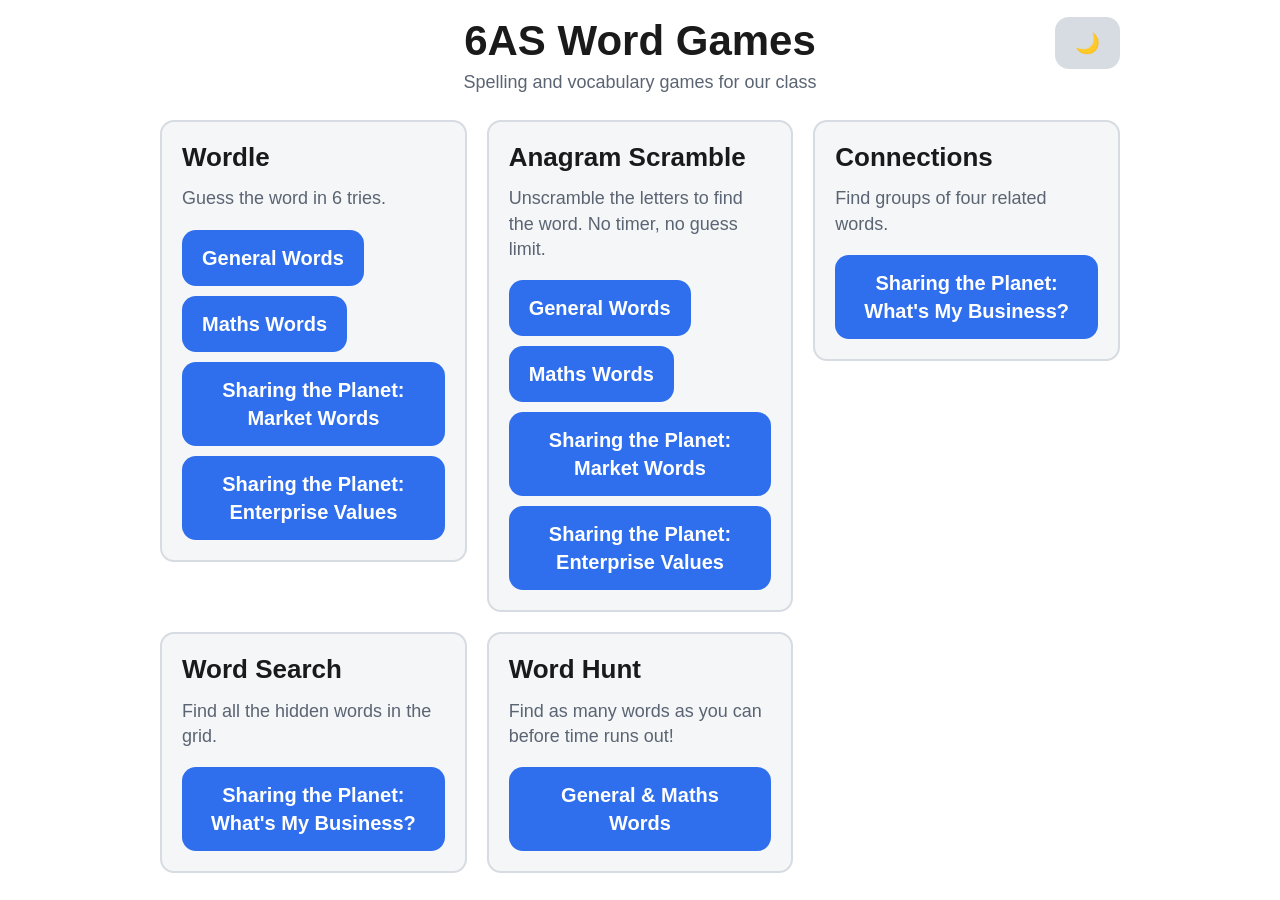
<file: index.html>
<!doctype html>
<html lang="en">
<head>
<meta charset="utf-8">
<meta name="viewport" content="width=device-width, initial-scale=1, maximum-scale=1">
<meta name="color-scheme" content="light dark">
<title>6AS Word Games</title>
<script>
  (function () {
    try {
      var t = localStorage.getItem('wordgames-theme');
      if (t === 'dark' || t === 'light') document.documentElement.setAttribute('data-theme', t);
    } catch (e) {}
  })();
</script>
<link rel="stylesheet" href="style.css">
</head>
<body>
<div class="page">
  <header class="site-header">
    <div class="header-row">
      <h1>6AS Word Games</h1>
      <button id="theme-toggle" class="btn secondary theme-toggle" aria-label="Toggle dark mode" type="button">🌙</button>
    </div>
    <p>Spelling and vocabulary games for our class</p>
  </header>

  <div class="games-grid">
    <section class="card">
      <h2>Wordle</h2>
      <p class="description">Guess the word in 6 tries.</p>
      <ul class="unit-list" id="wordle-units"></ul>
    </section>

    <section class="card">
      <h2>Anagram Scramble</h2>
      <p class="description">Unscramble the letters to find the word. No timer, no guess limit.</p>
      <ul class="unit-list" id="anagram-units"></ul>
    </section>

    <section class="card">
      <h2>Connections</h2>
      <p class="description">Find groups of four related words.</p>
      <ul class="unit-list" id="connections-units"></ul>
    </section>

    <section class="card">
      <h2>Word Search</h2>
      <p class="description">Find all the hidden words in the grid.</p>
      <ul class="unit-list" id="wordsearch-units"></ul>
    </section>

    <section class="card">
      <h2>Word Hunt</h2>
      <p class="description">Find as many words as you can before time runs out!</p>
      <ul class="unit-list" id="wordhunt-units"></ul>
    </section>
  </div>
</div>

<script src="theme.js"></script>
<script>
  const GAMES = [
    { key: 'wordle', listId: 'wordle-units' },
    { key: 'anagram', listId: 'anagram-units' },
    { key: 'connections', listId: 'connections-units' },
    { key: 'wordsearch', listId: 'wordsearch-units' },
    { key: 'wordhunt', listId: 'wordhunt-units' },
  ];

  for (const game of GAMES) {
    const listEl = document.getElementById(game.listId);
    fetch(`games/${game.key}/units/index.json`)
      .then((res) => {
        if (!res.ok) throw new Error('manifest not found');
        return res.json();
      })
      .then((data) => {
        listEl.innerHTML = '';
        for (const unit of data.units) {
          const li = document.createElement('li');
          const a = document.createElement('a');
          a.className = 'btn';
          a.href = `games/${game.key}/index.html?unit=${unit.id}`;
          a.textContent = unit.name;
          li.appendChild(a);
          listEl.appendChild(li);
        }
        if (data.units.length === 0) {
          listEl.innerHTML = '<li class="empty-note">No units yet -- coming soon.</li>';
        }
      })
      .catch(() => {
        listEl.innerHTML = '<li class="empty-note">Couldn\'t load units for this game.</li>';
      });
  }
</script>
</body>
</html>
</file>
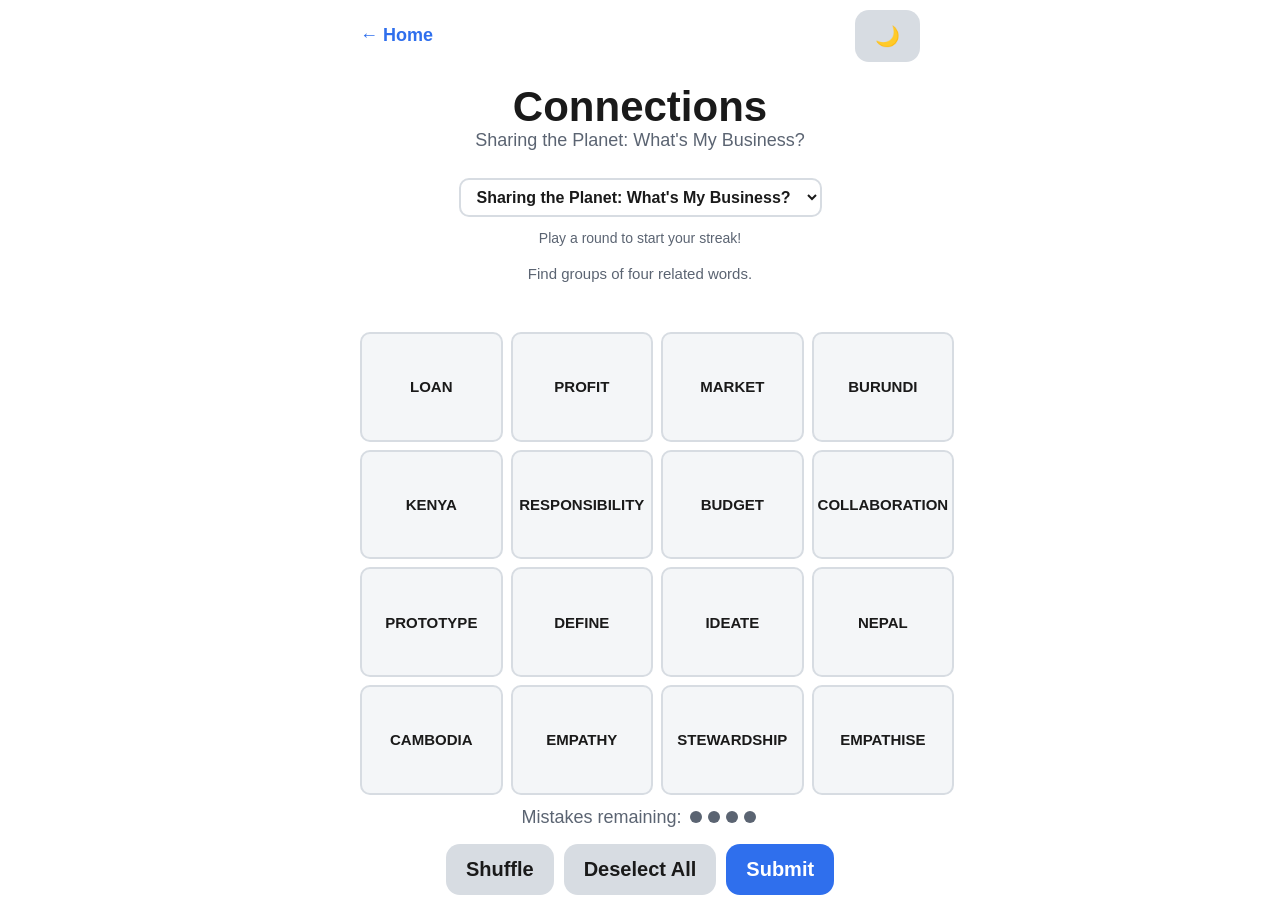
<file: games/connections/index.html>
<!doctype html>
<html lang="en">
<head>
<meta charset="utf-8">
<meta name="viewport" content="width=device-width, initial-scale=1, maximum-scale=1">
<meta name="color-scheme" content="light dark">
<title>Connections &mdash; 6AS Word Games</title>
<script>
  (function () {
    try {
      var t = localStorage.getItem('wordgames-theme');
      if (t === 'dark' || t === 'light') document.documentElement.setAttribute('data-theme', t);
    } catch (e) {}
  })();
</script>
<link rel="stylesheet" href="../../style.css">
<style>
  body {
    padding: 10px;
  }

  .page {
    max-width: 560px;
  }

  #unit-name {
    text-align: center;
    color: var(--muted);
    margin-top: -8px;
  }

  #instructions {
    text-align: center;
    color: var(--muted);
    font-size: 15px;
    margin-bottom: 12px;
  }

  #message {
    text-align: center;
    min-height: 26px;
    font-weight: 700;
    font-size: 17px;
  }

  #solved-groups {
    display: flex;
    flex-direction: column;
    gap: 6px;
    margin-bottom: 6px;
  }

  .solved-group {
    border-radius: 10px;
    padding: 12px;
    text-align: center;
  }

  .solved-group .cat-name {
    font-weight: 800;
    text-transform: uppercase;
    font-size: 14px;
    letter-spacing: 0.5px;
  }

  .solved-group .cat-words {
    font-size: 14px;
    margin-top: 2px;
  }

  .diff-yellow { background: #f9df6d; color: #4a3f00; }
  .diff-green { background: #a0c35a; color: #1e3a05; }
  .diff-blue { background: #b0c4ef; color: #142a5e; }
  .diff-purple { background: #ba81c5; color: #3b0a42; }

  #grid {
    display: grid;
    grid-template-columns: repeat(4, 1fr);
    gap: 8px;
    margin: 10px 0;
  }

  .tile {
    aspect-ratio: 1.3;
    border: 2px solid var(--card-border);
    border-radius: 10px;
    background: var(--card-bg);
    color: var(--text);
    font-weight: 700;
    font-size: clamp(11px, 3.2vw, 15px);
    text-transform: uppercase;
    display: flex;
    align-items: center;
    justify-content: center;
    text-align: center;
    padding: 4px;
    cursor: pointer;
    user-select: none;
  }

  .tile.selected {
    background: var(--text);
    color: var(--bg);
    border-color: var(--text);
  }

  .tile.shake {
    animation: shake 0.4s;
  }

  @keyframes shake {
    10%, 90% { transform: translateX(-2px); }
    20%, 80% { transform: translateX(4px); }
    30%, 50%, 70% { transform: translateX(-8px); }
    40%, 60% { transform: translateX(8px); }
  }

  #mistakes {
    text-align: center;
    color: var(--muted);
    margin: 8px 0;
  }

  .dot {
    display: inline-block;
    width: 12px;
    height: 12px;
    border-radius: 50%;
    background: var(--muted);
    margin: 0 3px;
  }

  .dot.used {
    background: transparent;
    border: 2px solid var(--muted);
  }

  .actions {
    display: flex;
    justify-content: center;
    gap: 10px;
    margin-top: 14px;
    flex-wrap: wrap;
  }

  #play-again {
    display: none;
  }
</style>
</head>
<body>
<div class="page">
  <div class="top-nav">
    <a href="../../index.html">&larr; Home</a>
    <button id="theme-toggle" class="btn secondary theme-toggle" aria-label="Toggle dark mode" type="button">🌙</button>
  </div>
  <header class="site-header">
    <h1>Connections</h1>
    <p id="unit-name"></p>
  </header>

  <div class="unit-picker"><select id="unit-picker"></select></div>
  <p class="stats-line" id="stats-line"></p>

  <p id="instructions">Find groups of four related words.</p>

  <div id="message" aria-live="polite"></div>
  <div id="solved-groups"></div>
  <div id="grid"></div>
  <div id="mistakes"></div>

  <div class="actions">
    <button id="shuffle-btn" class="btn secondary">Shuffle</button>
    <button id="deselect-btn" class="btn secondary">Deselect All</button>
    <button id="submit-btn" class="btn">Submit</button>
    <button id="play-again" class="btn">Play Again</button>
  </div>
</div>

<script src="../../theme.js"></script>
<script src="../../unit-picker.js"></script>
<script src="../../stats.js"></script>
<script src="connections.js"></script>
</body>
</html>
</file>
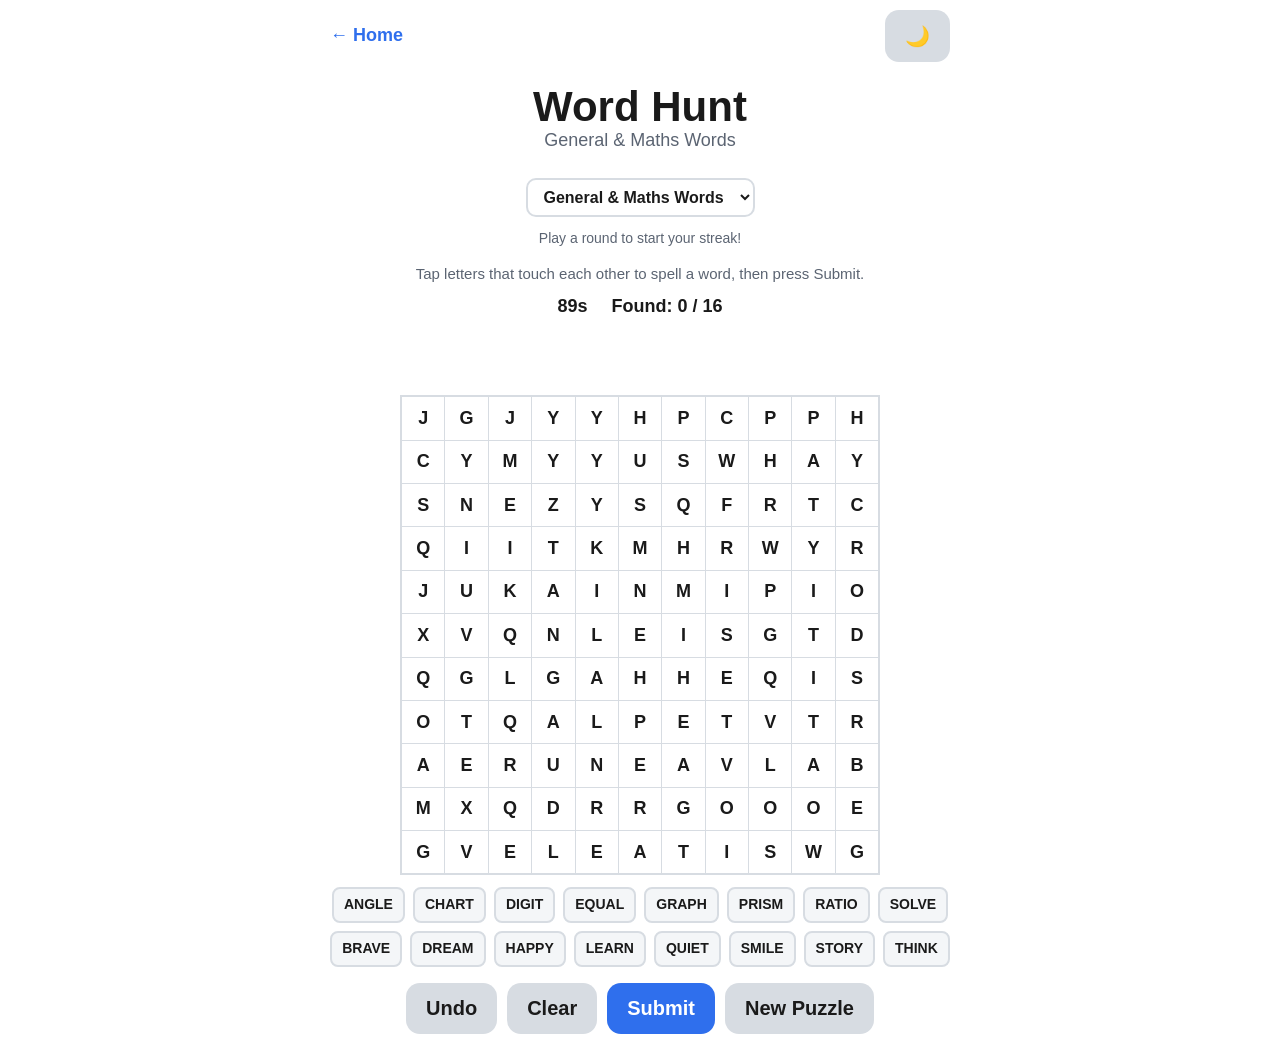
<file: games/wordhunt/index.html>
<!doctype html>
<html lang="en">
<head>
<meta charset="utf-8">
<meta name="viewport" content="width=device-width, initial-scale=1, maximum-scale=1">
<meta name="color-scheme" content="light dark">
<title>Word Hunt &mdash; 6AS Word Games</title>
<script>
  (function () {
    try {
      var t = localStorage.getItem('wordgames-theme');
      if (t === 'dark' || t === 'light') document.documentElement.setAttribute('data-theme', t);
    } catch (e) {}
  })();
</script>
<link rel="stylesheet" href="../../style.css">
<style>
  body {
    padding: 10px;
  }

  .page {
    max-width: 620px;
  }

  #unit-name {
    text-align: center;
    color: var(--muted);
    margin-top: -8px;
  }

  #instructions {
    text-align: center;
    color: var(--muted);
    font-size: 15px;
    margin-bottom: 4px;
  }

  #status-bar {
    display: flex;
    justify-content: center;
    gap: 24px;
    font-weight: 700;
    font-size: 18px;
    margin: 10px 0;
  }

  #timer.low {
    color: #c0392b;
  }

  #message {
    text-align: center;
    min-height: 26px;
    font-weight: 700;
    font-size: 17px;
  }

  #current-word {
    text-align: center;
    min-height: 28px;
    font-weight: 800;
    font-size: 22px;
    letter-spacing: 2px;
    color: var(--accent);
  }

  #grid-wrap {
    display: flex;
    justify-content: center;
    margin: 12px 0;
  }

  #grid {
    display: grid;
    gap: 1px;
    background: var(--card-border);
    border: 2px solid var(--card-border);
    touch-action: none;
    user-select: none;
  }

  .cell {
    aspect-ratio: 1;
    background: var(--bg);
    display: flex;
    align-items: center;
    justify-content: center;
    font-weight: 700;
    font-size: clamp(11px, 3.4vw, 18px);
    color: var(--text);
  }

  .cell.path {
    background: #cfe0ff;
  }

  .cell.found-0 { background: #ffd166; }
  .cell.found-1 { background: #a0c35a; }
  .cell.found-2 { background: #b0c4ef; }
  .cell.found-3 { background: #ba81c5; }
  .cell.found-4 { background: #f28482; }
  .cell.found-5 { background: #90dbf4; }
  .cell.found-6 { background: #f6bd60; }
  .cell.found-7 { background: #84a59d; }

  #word-list {
    list-style: none;
    padding: 0;
    margin: 10px 0;
    display: flex;
    flex-wrap: wrap;
    gap: 8px;
    justify-content: center;
  }

  #word-list li {
    background: var(--card-bg);
    border: 2px solid var(--card-border);
    border-radius: 8px;
    padding: 6px 10px;
    font-weight: 700;
    font-size: 14px;
  }

  #word-list li.found {
    text-decoration: line-through;
    color: var(--muted);
    border-color: var(--muted);
  }

  .actions {
    display: flex;
    justify-content: center;
    gap: 10px;
    margin-top: 16px;
    flex-wrap: wrap;
  }
</style>
</head>
<body>
<div class="page">
  <div class="top-nav">
    <a href="../../index.html">&larr; Home</a>
    <button id="theme-toggle" class="btn secondary theme-toggle" aria-label="Toggle dark mode" type="button">🌙</button>
  </div>
  <header class="site-header">
    <h1>Word Hunt</h1>
    <p id="unit-name"></p>
  </header>

  <div class="unit-picker"><select id="unit-picker"></select></div>
  <p class="stats-line" id="stats-line"></p>

  <p id="instructions">Tap letters that touch each other to spell a word, then press Submit.</p>

  <div id="status-bar">
    <span id="timer">90s</span>
    <span id="score">Found: 0 / 0</span>
  </div>

  <div id="message" aria-live="polite"></div>
  <div id="current-word" aria-live="polite"></div>
  <div id="grid-wrap"><div id="grid"></div></div>
  <ul id="word-list"></ul>

  <div class="actions">
    <button id="undo-btn" class="btn secondary">Undo</button>
    <button id="clear-btn" class="btn secondary">Clear</button>
    <button id="submit-btn" class="btn">Submit</button>
    <button id="new-puzzle-btn" class="btn secondary">New Puzzle</button>
  </div>
</div>

<script src="../../theme.js"></script>
<script src="../../unit-picker.js"></script>
<script src="../../stats.js"></script>
<script src="wordhunt.js"></script>
</body>
</html>
</file>
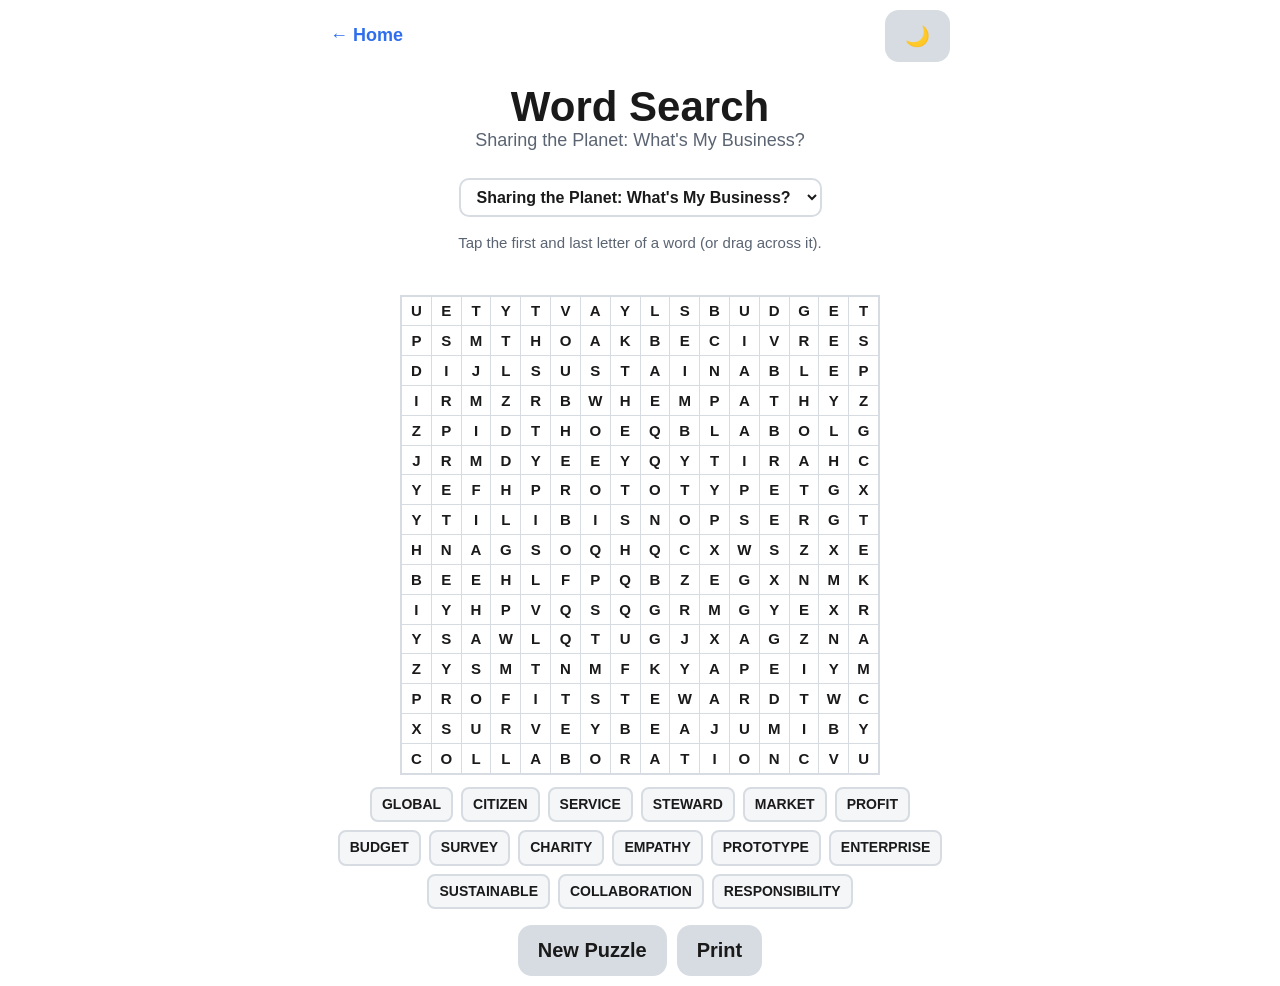
<file: games/wordsearch/index.html>
<!doctype html>
<html lang="en">
<head>
<meta charset="utf-8">
<meta name="viewport" content="width=device-width, initial-scale=1, maximum-scale=1">
<meta name="color-scheme" content="light dark">
<title>Word Search &mdash; 6AS Word Games</title>
<script>
  (function () {
    try {
      var t = localStorage.getItem('wordgames-theme');
      if (t === 'dark' || t === 'light') document.documentElement.setAttribute('data-theme', t);
    } catch (e) {}
  })();
</script>
<link rel="stylesheet" href="../../style.css">
<style>
  body {
    padding: 10px;
  }

  .page {
    max-width: 620px;
  }

  #unit-name {
    text-align: center;
    color: var(--muted);
    margin-top: -8px;
  }

  #message {
    text-align: center;
    min-height: 26px;
    font-weight: 700;
    font-size: 17px;
  }

  #grid-wrap {
    display: flex;
    justify-content: center;
    margin: 12px 0;
  }

  #grid {
    display: grid;
    gap: 1px;
    background: var(--card-border);
    border: 2px solid var(--card-border);
    touch-action: none;
    user-select: none;
  }

  .cell {
    aspect-ratio: 1;
    background: var(--bg);
    display: flex;
    align-items: center;
    justify-content: center;
    font-weight: 700;
    font-size: clamp(9px, 2.6vw, 15px);
    color: var(--text);
  }

  .cell.selecting {
    background: #cfe0ff;
  }

  .cell.anchor {
    outline: 3px solid var(--accent);
    outline-offset: -3px;
  }

  #instructions {
    text-align: center;
    color: var(--muted);
    font-size: 15px;
    margin-bottom: 4px;
  }

  .cell.found-0 { background: #ffd166; }
  .cell.found-1 { background: #a0c35a; }
  .cell.found-2 { background: #b0c4ef; }
  .cell.found-3 { background: #ba81c5; }
  .cell.found-4 { background: #f28482; }
  .cell.found-5 { background: #90dbf4; }
  .cell.found-6 { background: #f6bd60; }
  .cell.found-7 { background: #84a59d; }

  #word-list {
    list-style: none;
    padding: 0;
    margin: 10px 0;
    display: flex;
    flex-wrap: wrap;
    gap: 8px;
    justify-content: center;
  }

  #word-list li {
    background: var(--card-bg);
    border: 2px solid var(--card-border);
    border-radius: 8px;
    padding: 6px 10px;
    font-weight: 700;
    font-size: 14px;
  }

  #word-list li.found {
    text-decoration: line-through;
    color: var(--muted);
    border-color: var(--muted);
  }

  .actions {
    display: flex;
    justify-content: center;
    gap: 10px;
    margin-top: 16px;
    flex-wrap: wrap;
  }

  @media print {
    #message, #instructions, .actions, .top-nav, .unit-picker, header p { display: none; }
    .cell.found-0, .cell.found-1, .cell.found-2, .cell.found-3,
    .cell.found-4, .cell.found-5, .cell.found-6, .cell.found-7 {
      background: var(--bg);
    }
  }
</style>
</head>
<body>
<div class="page">
  <div class="top-nav">
    <a href="../../index.html">&larr; Home</a>
    <button id="theme-toggle" class="btn secondary theme-toggle" aria-label="Toggle dark mode" type="button">🌙</button>
  </div>
  <header class="site-header">
    <h1>Word Search</h1>
    <p id="unit-name"></p>
  </header>

  <div class="unit-picker"><select id="unit-picker"></select></div>

  <p id="instructions">Tap the first and last letter of a word (or drag across it).</p>
  <div id="message" aria-live="polite"></div>
  <div id="grid-wrap"><div id="grid"></div></div>
  <ul id="word-list"></ul>

  <div class="actions">
    <button id="new-puzzle-btn" class="btn secondary">New Puzzle</button>
    <button id="print-btn" class="btn secondary">Print</button>
  </div>
</div>

<script src="../../theme.js"></script>
<script src="../../unit-picker.js"></script>
<script src="wordsearch.js"></script>
</body>
</html>
</file>
<file: style.css>
:root {
  --bg: #ffffff;
  --text: #1a1a1a;
  --muted: #5b6472;
  --card-bg: #f4f6f8;
  --card-border: #d7dce2;
  --accent: #2f6fed;
  --accent-text: #ffffff;
  --green: #2e7d32;
  --yellow: #b8860b;
  --grey: #6b7280;
  --radius: 14px;
}

@media (prefers-color-scheme: dark) {
  :root {
    --bg: #14181f;
    --text: #eef1f5;
    --muted: #9aa4b2;
    --card-bg: #1c222c;
    --card-border: #2c333f;
    --accent: #5b8dff;
    --accent-text: #0b1220;
  }
}

:root[data-theme="dark"] {
  --bg: #14181f;
  --text: #eef1f5;
  --muted: #9aa4b2;
  --card-bg: #1c222c;
  --card-border: #2c333f;
  --accent: #5b8dff;
  --accent-text: #0b1220;
}

:root[data-theme="light"] {
  --bg: #ffffff;
  --text: #1a1a1a;
  --muted: #5b6472;
  --card-bg: #f4f6f8;
  --card-border: #d7dce2;
  --accent: #2f6fed;
  --accent-text: #ffffff;
}

* {
  box-sizing: border-box;
}

html, body {
  margin: 0;
  padding: 0;
}

body {
  font-family: "Segoe UI", Verdana, Arial, sans-serif;
  background: var(--bg);
  color: var(--text);
  font-size: 18px;
  line-height: 1.4;
  padding: 16px;
}

h1, h2, h3 {
  line-height: 1.2;
}

a {
  color: var(--accent);
}

.page {
  max-width: 960px;
  margin: 0 auto;
}

header.site-header {
  text-align: center;
  margin-bottom: 24px;
}

header.site-header h1 {
  font-size: clamp(28px, 6vw, 42px);
  margin: 0 0 4px;
}

header.site-header p {
  color: var(--muted);
  margin: 0;
  font-size: 18px;
}

.header-row {
  display: grid;
  grid-template-columns: 1fr auto 1fr;
  align-items: center;
  gap: 12px;
}

.header-row h1 {
  grid-column: 2;
  text-align: center;
}

.header-row .theme-toggle {
  grid-column: 3;
  justify-self: end;
}

.theme-toggle {
  font-size: 20px;
  padding: 8px 12px;
  min-height: 40px;
}

.top-nav {
  display: flex;
  align-items: center;
  justify-content: space-between;
  gap: 12px;
  margin-bottom: 20px;
}

.unit-picker {
  text-align: center;
  margin-bottom: 12px;
}

.unit-picker select {
  font-size: 16px;
  font-weight: 700;
  padding: 8px 12px;
  border-radius: 10px;
  border: 2px solid var(--card-border);
  background: var(--bg);
  color: var(--text);
  max-width: 100%;
}

.stats-line {
  text-align: center;
  color: var(--muted);
  font-size: 14px;
  margin: 0 0 4px;
}

.games-grid {
  display: grid;
  grid-template-columns: repeat(auto-fit, minmax(280px, 1fr));
  gap: 20px;
  align-items: start;
}

.games-grid .card {
  margin-bottom: 0;
}

.card {
  background: var(--card-bg);
  border: 2px solid var(--card-border);
  border-radius: var(--radius);
  padding: 20px;
  margin-bottom: 20px;
}

.card h2 {
  margin-top: 0;
  font-size: 26px;
}

.card p.description {
  color: var(--muted);
  margin-top: -8px;
}

.unit-list {
  list-style: none;
  padding: 0;
  margin: 0;
  display: flex;
  flex-direction: column;
  gap: 10px;
}

.btn {
  display: inline-block;
  font-size: 20px;
  font-weight: 700;
  text-decoration: none;
  color: var(--accent-text);
  background: var(--accent);
  border: none;
  border-radius: var(--radius);
  padding: 14px 20px;
  min-height: 48px;
  cursor: pointer;
  text-align: center;
}

.btn:hover, .btn:focus {
  filter: brightness(1.08);
}

.btn.secondary {
  background: var(--card-border);
  color: var(--text);
}

.btn:disabled {
  opacity: 0.5;
  cursor: not-allowed;
}

.top-nav a {
  font-weight: 700;
  text-decoration: none;
}

.empty-note {
  color: var(--muted);
  font-style: italic;
}

@media print {
  :root, :root[data-theme="dark"], :root[data-theme="light"] {
    --bg: #ffffff !important;
    --text: #1a1a1a !important;
    --card-bg: #f4f6f8 !important;
    --card-border: #d7dce2 !important;
  }

  header.site-header, .top-nav, .btn, .theme-toggle, .stats-line {
    display: none;
  }
}
</file>
